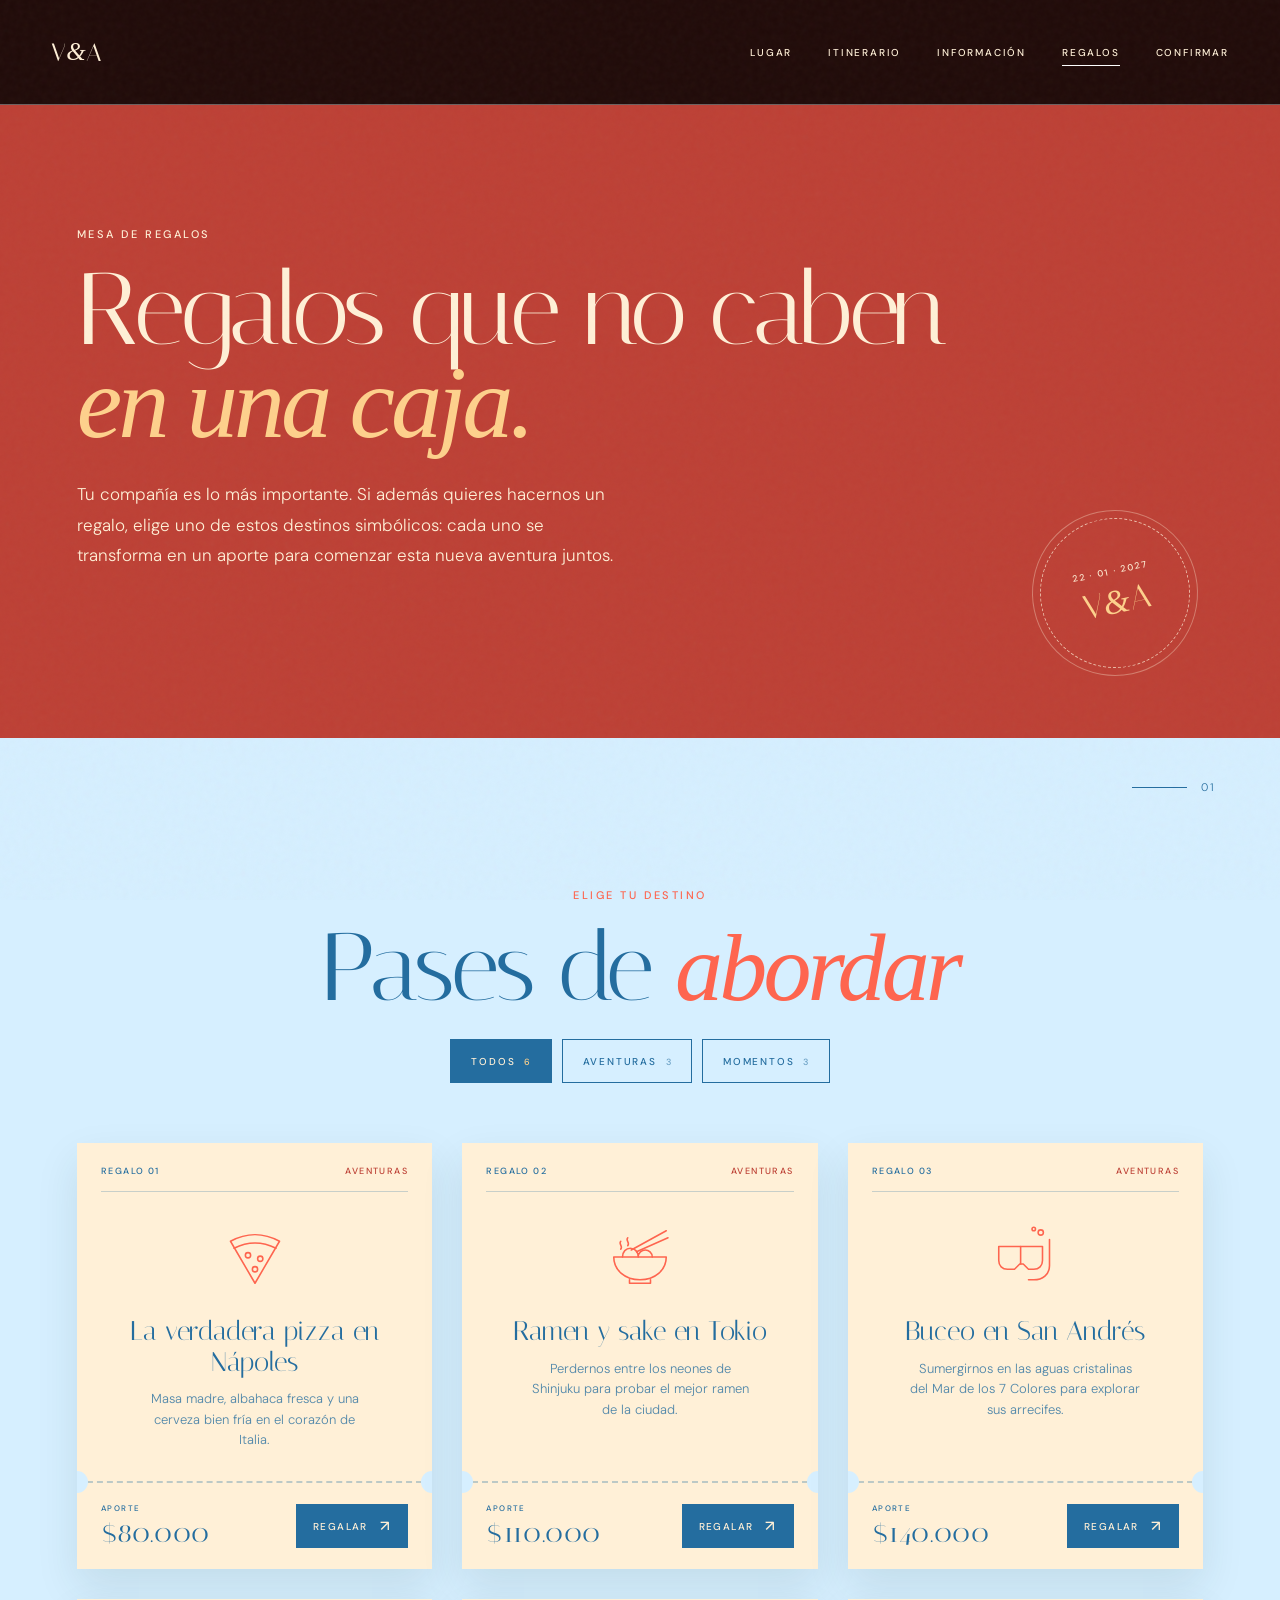
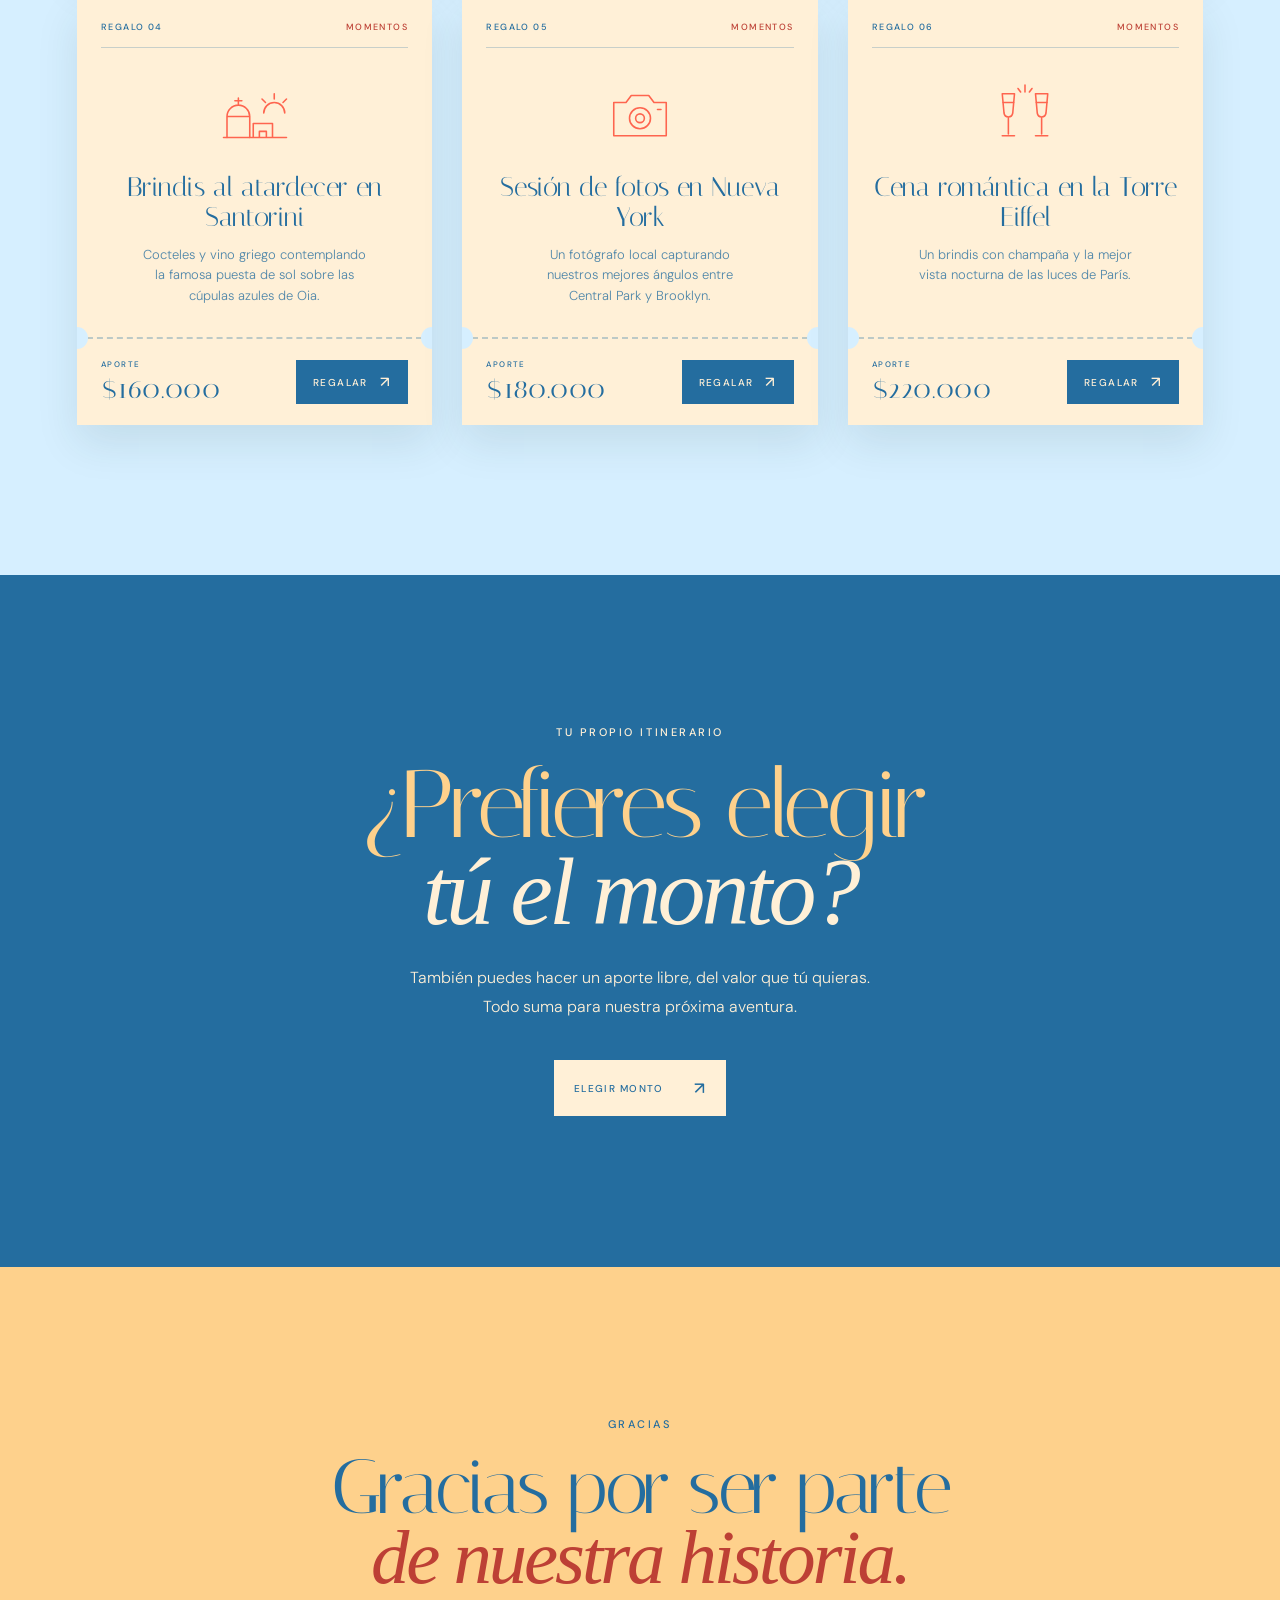
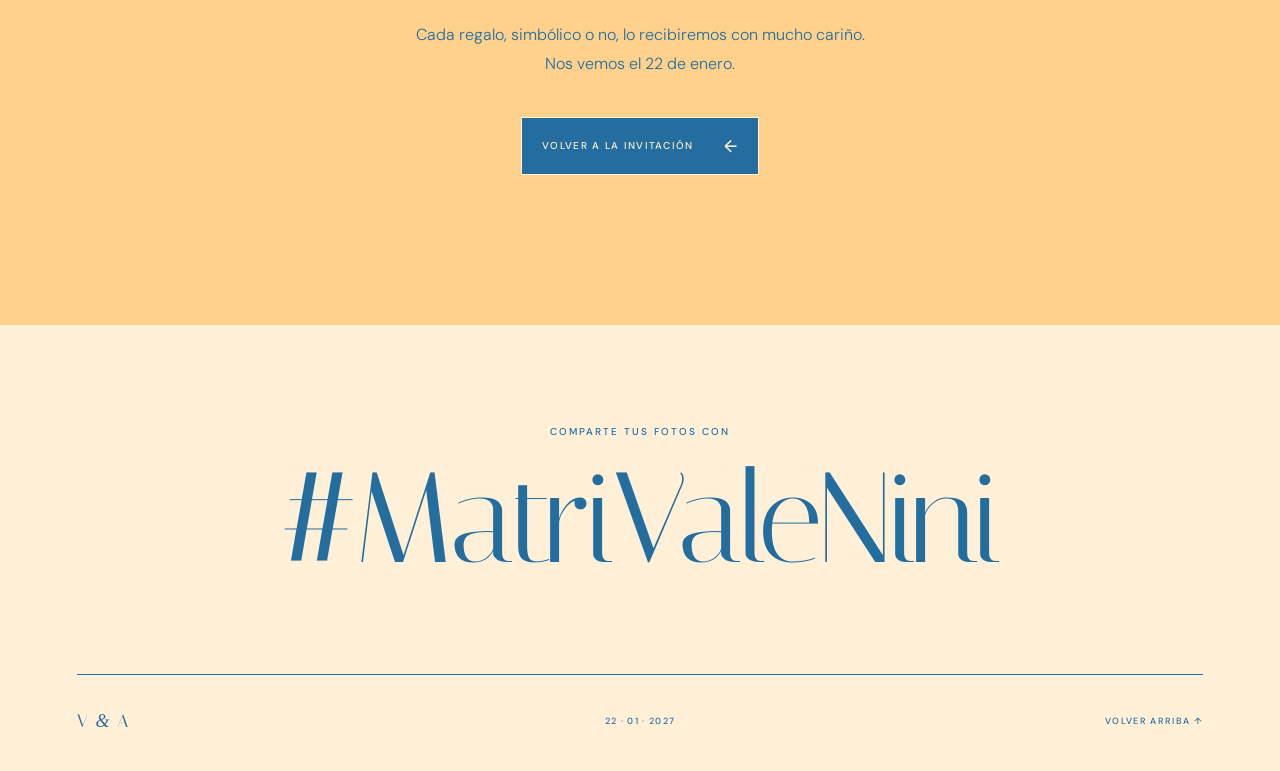
<file: src/regalos.html>
<!doctype html>
<html lang="es">
<head>
  <meta charset="UTF-8">
  <meta name="viewport" content="width=device-width, initial-scale=1.0">
  <meta name="theme-color" content="#173b32">
  <meta name="description" content="Mesa de regalos simbólicos para el matrimonio de Valeria y Antonio — 22 de enero de 2027.">
  <title>Mesa de regalos — Valeria & Antonio</title>
  <link rel="stylesheet" href="styles.css">
</head>
<body>
  <div class="noise" aria-hidden="true"></div>

  <header class="registry-hero" id="inicio">
    <nav class="nav" aria-label="Navegación principal">
      <a class="nav__monogram" href="index.html" aria-label="Volver a la invitación">V<span>&</span>A</a>
      <button class="nav__toggle" type="button" aria-expanded="false" aria-controls="nav-menu" aria-label="Abrir menú">
        <span class="nav__toggle-lines" aria-hidden="true"></span>
      </button>
      <div class="nav__links" id="nav-menu">
        <a href="index.html#detalles">Lugar</a>
        <a href="index.html#itinerario">Itinerario</a>
        <a href="index.html#informacion">Información</a>
        <a href="#regalos" aria-current="page">Regalos</a>
        <a href="index.html#confirmacion">Confirmar</a>
      </div>
    </nav>

    <div class="registry-hero__content reveal">
      <p class="eyebrow">Mesa de regalos</p>
      <h1>Regalos que no caben<br><em>en una caja.</em></h1>
      <p>Tu compañía es lo más importante. Si además quieres hacernos un regalo, elige uno de estos destinos simbólicos: cada uno se transforma en un aporte para comenzar esta nueva aventura juntos.</p>
    </div>
    <a class="registry-hero__stamp" href="#regalos" aria-label="Ver los regalos">
      <span>22 · 01 · 2027</span>
      <i>V<span>&amp;</span>A</i>
    </a>
  </header>

  <main>
    <section class="registry section" id="regalos">
      <div class="section__number">01</div>
      <div class="registry__heading reveal">
        <p class="eyebrow">Elige tu destino</p>
        <h2>Pases de <em>abordar</em></h2>
      </div>

      <div class="registry__toolbar" hidden>
        <div class="registry__filters" role="group" aria-label="Filtrar regalos por categoría">
          <button type="button" class="chip is-active" data-filter="todos" aria-pressed="true">Todos</button>
          <button type="button" class="chip" data-filter="Aventuras" aria-pressed="false">Aventuras</button>
          <button type="button" class="chip" data-filter="Momentos" aria-pressed="false">Momentos</button>
        </div>
      </div>
      <p class="visually-hidden" id="gift-status" role="status"></p>

      <ul class="registry__grid" id="gift-grid"></ul>
    </section>

    <section class="free-amount section">
      <div class="free-amount__content reveal">
        <p class="eyebrow">Tu propio itinerario</p>
        <h2>¿Prefieres elegir<br><em>tú el monto?</em></h2>
        <p>También puedes hacer un aporte libre, del valor que tú quieras. Todo suma para nuestra próxima aventura.</p>
        <a class="button button--light" href="https://fintoc.me/aaossa" target="_blank" rel="noopener">Elegir monto <span>↗</span></a>
      </div>
    </section>

    <section class="registry-thanks section">
      <div class="registry-thanks__content reveal">
        <p class="eyebrow">Gracias</p>
        <h2>Gracias por ser parte<br><em>de nuestra historia.</em></h2>
        <p>Cada regalo, simbólico o no, lo recibiremos con mucho cariño. Nos vemos el 22 de enero.</p>
        <a class="button button--dark" href="index.html">Volver a la invitación <span>←</span></a>
      </div>
    </section>
  </main>

  <footer class="footer">
    <p>Comparte tus fotos con</p>
    <a href="https://instagram.com" target="_blank" rel="noopener">#MatriValeNini</a>
    <div class="footer__bottom">
      <span>V <i>&</i> A</span>
      <span>22 · 01 · 2027</span>
      <a href="#inicio">Volver arriba ↑</a>
    </div>
  </footer>

  <script src="regalos.js"></script>
  <script src="script.js"></script>
</body>
</html>
</file>
<file: src/styles.css>
@import url("https://fonts.googleapis.com/css2?family=DM+Sans:wght@300;400;500;700&family=Italiana&display=swap");

:root {
  --ink: #246d9f;
  --cream: #fff0d7;
  --paper: #d6efff;
  --accent: #fed18c;
  --coral: #fe654f;
  --coral-dark: #bd4035;
  --line: rgba(23, 59, 50, .2);
  --serif: "Italiana", "Times New Roman", serif;
  --sans: "DM Sans", "Segoe UI", sans-serif;
}

* { box-sizing: border-box; }
html { scroll-behavior: smooth; }
body {
  margin: 0;
  color: var(--ink);
  background: var(--paper);
  font-family: var(--sans);
  font-weight: 300;
  overflow-x: hidden;
}
a { color: inherit; text-decoration: none; }
.noise {
  position: fixed;
  inset: 0;
  z-index: 100;
  pointer-events: none;
  opacity: .05;
  background-image: url("data:image/svg+xml,%3Csvg viewBox='0 0 160 160' xmlns='http://www.w3.org/2000/svg'%3E%3Cfilter id='n'%3E%3CfeTurbulence type='fractalNoise' baseFrequency='.9' numOctaves='4' stitchTiles='stitch'/%3E%3C/filter%3E%3Crect width='100%25' height='100%25' filter='url(%23n)' opacity='.7'/%3E%3C/svg%3E");
}
.eyebrow {
  margin: 0 0 22px;
  font-size: 11px;
  font-weight: 500;
  letter-spacing: .23em;
  text-transform: uppercase;
}
h1, h2, h3, p { margin-top: 0; }
h2 {
  margin-bottom: 28px;
  font-family: var(--serif);
  font-size: clamp(54px, 7.5vw, 112px);
  font-weight: 400;
  line-height: .91;
  letter-spacing: -.04em;
}
h2 em {
  font-family: Georgia, serif;
  font-weight: 400;
  font-style: italic;
}
.section {
  position: relative;
  padding: 150px max(6vw, 34px);
}
.section__number {
  position: absolute;
  top: 42px;
  right: 5vw;
  font-size: 11px;
  letter-spacing: .2em;
}
.section__number::before {
  content: "";
  display: inline-block;
  width: 55px;
  height: 1px;
  margin: 0 14px 3px 0;
  background: currentColor;
}

/* Hero */
.hero {
  position: relative;
  height: 100svh;
  min-height: 620px;
  color: white;
  background: #4d5545 url("assets/portada-2000.webp") center 42% / cover no-repeat;
  overflow: hidden;
}
.hero__veil {
  position: absolute;
  inset: 0;
  background:
    linear-gradient(180deg, rgba(10, 25, 21, .38), transparent 30%, rgba(10, 25, 21, .46)),
    linear-gradient(90deg, rgba(10, 25, 21, .15), transparent 65%);
}
.nav {
  position: absolute;
  z-index: 3;
  top: 0;
  left: 0;
  right: 0;
  display: flex;
  justify-content: space-between;
  align-items: center;
  padding: 30px 4vw;
  background-color: #000000d4;
  border-bottom: 1px solid rgba(255, 255, 255, .35);
}
.nav__monogram {
  display: inline-flex;
  min-height: 44px;
  align-items: center;
  font-family: var(--serif);
  font-size: 25px;
}
.nav__monogram span, .footer i, .registry-hero__stamp i span { font-family: Georgia, serif; font-style: italic; }
.nav__links { display: flex; gap: 36px; }
.nav__links a {
  position: relative;
  font-size: 10px;
  font-weight: 500;
  letter-spacing: .18em;
  text-transform: uppercase;
}
.nav__links a::after {
  content: "";
  position: absolute;
  left: 0;
  right: 100%;
  bottom: -7px;
  height: 1px;
  background: white;
  transition: right .3s ease;
}
.nav__links a:hover::after { right: 0; }
.nav__toggle {
  display: none;
  align-items: center;
  justify-content: center;
  width: 44px;
  height: 44px;
  padding: 0;
  border: 0;
  background: transparent;
  color: inherit;
  cursor: pointer;
}
.nav__toggle-lines,
.nav__toggle-lines::before,
.nav__toggle-lines::after {
  display: block;
  width: 22px;
  height: 1px;
  background: currentColor;
  transition: transform .28s ease;
}
.nav__toggle-lines { position: relative; }
.nav__toggle-lines::before,
.nav__toggle-lines::after {
  content: "";
  position: absolute;
  left: 0;
}
.nav__toggle-lines::before { top: -7px; }
.nav__toggle-lines::after { top: 7px; }
.nav.is-open .nav__toggle-lines { background: transparent; }
.nav.is-open .nav__toggle-lines::before { top: 0; transform: rotate(45deg); }
.nav.is-open .nav__toggle-lines::after { top: 0; transform: rotate(-45deg); }
.nav__toggle:focus-visible {
  outline: 1px solid white;
  outline-offset: 3px;
}
.hero__content {
  position: absolute;
  z-index: 2;
  left: 6vw;
  right: 6vw;
  bottom: 82px;
  text-align: center;
}
.hero__content .eyebrow { margin-bottom: 16px; }
.hero__title {
  display: flex;
  justify-content: center;
  align-items: center;
  gap: clamp(10px, 2vw, 38px);
  margin: 0;
  font-family: var(--serif);
  font-size: clamp(78px, 13vw, 210px);
  font-weight: 400;
  line-height: .72;
  letter-spacing: -.055em;
  white-space: nowrap;
  text-shadow: 0 3px 30px rgba(0, 0, 0, .12);
}
.hero__title i {
  color: var(--accent);
  font-family: Georgia, serif;
  font-size: .63em;
  font-weight: 400;
}
.hero__meta {
  display: flex;
  justify-content: center;
  align-items: center;
  margin-bottom: 44px;
  font-family: var(--serif);
  font-size: clamp(18px, 2vw, 27px);
  letter-spacing: .2em;
  text-transform: uppercase;
}
.hero__line { width: 50px; height: 1px; background: rgba(255, 255, 255, .7); }
.scroll-cue {
  position: absolute;
  z-index: 2;
  right: 32px;
  bottom: 26px;
  display: grid;
  width: 44px;
  height: 44px;
  place-items: center;
}
.scroll-cue__mouse {
  position: relative;
  display: block;
  width: 24px;
  height: 38px;
  border: 1px solid rgba(255, 255, 255, .85);
  border-radius: 14px;
}
.scroll-cue__mouse i {
  position: absolute;
  top: 7px;
  left: 50%;
  width: 2px;
  height: 7px;
  background: white;
  border-radius: 2px;
  transform: translateX(-50%);
  animation: mouse-wheel 1.7s ease-in-out infinite;
}
@keyframes mouse-wheel {
  0% { opacity: 0; transform: translate(-50%, -2px); }
  35% { opacity: 1; }
  100% { opacity: 0; transform: translate(-50%, 10px); }
}

/* Intro */
.intro {
  min-height: 1100px;
  background: var(--paper);
}
.intro__content {
  position: relative;
  z-index: 2;
  max-width: 760px;
  margin: 0 auto;
  text-align: center;
}
.intro__content h2 em { color: var(--coral); }
.intro__copy {
  max-width: 590px;
  margin: 0 auto 55px;
  font-size: 17px;
  line-height: 1.8;
}
.date-lockup {
  display: inline-flex;
  align-items: center;
  gap: 17px;
  padding-top: 28px;
  border-top: 1px solid var(--ink);
  font-size: 15px;
  text-align: left;
}
.date-lockup__day {
  font-family: var(--serif);
  font-size: 72px;
}
.date-lockup__text, .date-lockup__time {
  font-weight: 500;
  line-height: 1.35;
  letter-spacing: .13em;
  text-transform: uppercase;
}
.date-lockup__divider { width: 1px; height: 40px; background: var(--line); }
.date-lockup__time small { font-size: 8px; }
.journey-gallery {
  position: relative;
  z-index: 2;
  display: grid;
  grid-template-columns: repeat(3, minmax(0, 245px));
  justify-content: center;
  column-gap: clamp(28px, 6vw, 88px);
  align-items: center;
  max-width: 1100px;
  margin: 105px auto 0;
}
.journey-photo {
  position: relative;
  display: block;
  width: 100%;
  max-width: 245px;
  margin: 0;
  padding: 9px 9px 15px;
  border: 0;
  color: inherit;
  background: white;
  box-shadow: 0 18px 40px rgba(23, 59, 50, .12);
  font: inherit;
  text-align: left;
  min-width: 0;
  cursor: pointer;
  appearance: none;
  user-select: none;
  -webkit-tap-highlight-color: transparent;
}
.journey-photo.is-lifted { visibility: hidden; }
.journey-photo:focus-visible {
  outline: 2px solid var(--coral);
  outline-offset: 5px;
}
.journey-photo--one { transform: rotate(-4deg); }
.journey-photo--two { transform: translateY(38px) rotate(2deg); }
.journey-photo--three { transform: translateY(-8px) rotate(4deg); }
.journey-photo__image {
  display: block;
  aspect-ratio: 4 / 5;
  overflow: hidden;
  filter: saturate(.72);
}
.journey-photo__image img {
  display: block;
  width: 100%;
  height: 100%;
  object-fit: cover;
}
.journey-photo__caption {
  display: flex;
  justify-content: space-between;
  margin: 0;
  padding: 12px 4px 0;
  font-family: Georgia, serif;
  font-size: 14px;
  font-style: italic;
}
.journey-photo__caption span {
  font-family: var(--sans);
  font-size: 8px;
  font-style: normal;
  letter-spacing: .14em;
}

/* Countdown */
.countdown {
  padding: 65px 6vw 75px;
  color: var(--cream);
  background: var(--ink);
  text-align: center;
}
.countdown__grid {
  display: flex;
  justify-content: center;
  gap: clamp(25px, 8vw, 120px);
}
.countdown__grid div { position: relative; min-width: 95px; }
.countdown__grid div:not(:last-child)::after {
  content: "·";
  position: absolute;
  top: 3px;
  right: clamp(-60px, -4vw, -20px);
  color: var(--accent);
  font-size: 36px;
}
.countdown strong {
  display: block;
  font-family: var(--serif);
  font-size: clamp(48px, 6vw, 82px);
  font-weight: 400;
  line-height: 1;
}
.countdown span {
  font-size: 9px;
  letter-spacing: .2em;
  text-transform: uppercase;
}

/* Venue */
.details { padding-bottom: 200px; background: var(--cream); }
.details__heading { max-width: 810px; margin-bottom: 80px; }
.details__heading h2 em { color: var(--coral); }
.details__card {
  position: relative;
  z-index: 2;
  display: grid;
  grid-template-columns: 1.25fr .75fr;
  max-width: 1180px;
  min-height: 470px;
  margin: auto;
  background: var(--paper);
  box-shadow: 0 25px 70px rgba(23, 59, 50, .1);
}
.details__map {
  min-height: 470px;
  overflow: hidden;
}
.details__map iframe {
  display: block;
  width: 100%;
  height: 100%;
  min-height: 470px;
  border: 0;
}
.details__info {
  display: flex;
  flex-direction: column;
  justify-content: center;
  gap: 30px;
  padding: 48px 42px;
}
.venue-detail {
  display: grid;
  grid-template-columns: 20px 1fr;
  gap: 16px;
  align-items: start;
}
.venue-detail > svg {
  width: 18px;
  margin-top: 1px;
  fill: none;
  stroke: currentColor;
  stroke-width: 1.5;
  stroke-linecap: round;
  stroke-linejoin: round;
  opacity: .55;
}
.venue-detail h3 {
  margin: 0 0 8px;
  font-family: var(--sans);
  font-size: 10px;
  font-weight: bold;
  letter-spacing: .22em;
  text-transform: uppercase;
}
.venue-detail p {
  margin: 0;
  font-size: 13px;
  line-height: 1.65;
}
.button {
  display: inline-flex;
  width: max-content;
  align-items: center;
  justify-content: space-between;
  gap: 30px;
  padding: 17px 20px;
  border: 1px solid currentColor;
  font-size: 10px;
  font-weight: 500;
  letter-spacing: .13em;
  text-transform: uppercase;
  transition: .3s ease;
}
.button span { font-size: 17px; }
.button--dark { color: var(--cream); background: var(--ink); }
.button--dark:hover { color: var(--ink); background: transparent; }
.details__info .button { gap: 11px; margin-top: 2px; }
.details__info .button svg {
  width: 14px;
  fill: none;
  stroke: currentColor;
  stroke-width: 1.7;
  stroke-linecap: round;
  stroke-linejoin: round;
}

/* Timeline */
.schedule { color: var(--cream); background: var(--ink); }
.section__number--light { color: var(--cream); }
.schedule__heading { text-align: center; }
.schedule__heading h2 { color: var(--accent); }
.timeline { position: relative; max-width: 820px; margin: 85px auto 0; padding: 0; list-style: none; }
.timeline::before {
  content: "";
  position: absolute;
  top: 30px;
  bottom: 42px;
  left: 50%;
  width: 2px;
  background: var(--cream);
  transform: translateX(-50%);
}
.timeline li {
  display: grid;
  grid-template-columns: 1fr 72px 1fr;
  align-items: center;
  min-height: 190px;
}
.timeline__content {
  grid-column: 1;
  padding: 0 28px 0 0;
  text-align: right;
}
.timeline li:nth-child(even) .timeline__content {
  grid-column: 3;
  padding: 0 0 0 28px;
  text-align: left;
}
.timeline time {
  display: block;
  margin-bottom: 7px;
  color: var(--accent);
  font-family: var(--serif);
  font-size: 27px;
  font-weight: bold;
  letter-spacing: .12em;
}
.timeline__dot {
  position: relative;
  z-index: 1;
  grid-column: 2;
  grid-row: 1;
  width: 24px;
  height: 24px;
  margin: 0 auto;
  background: var(--ink);
  border: 2px solid var(--cream);
  border-radius: 50%;
}
.timeline__dot::before,
.timeline__dot::after {
  content: "";
  position: absolute;
  top: 8px;
  width: 7px;
  height: 11px;
  background: var(--cream);
  border-radius: 7px 7px 0 0;
}
.timeline__dot::before { left: 5px; transform: rotate(-45deg); transform-origin: 0 100%; }
.timeline__dot::after { right: 5px; transform: rotate(45deg); transform-origin: 100% 100%; }
.timeline__icon {
  grid-column: 3;
  grid-row: 1;
  width: 95px;
  margin-left: 48px;
  color: var(--cream);
}
.timeline li:nth-child(even) .timeline__icon {
  grid-column: 1;
  justify-self: end;
  margin: 0 48px 0 0;
}
.timeline__icon svg {
  display: block;
  width: 100%;
  fill: none;
  stroke: currentColor;
  stroke-width: 1.8;
  stroke-linecap: round;
  stroke-linejoin: round;
}
.timeline h3 {
  margin: 0 0 8px;
  font-family: var(--serif);
  font-size: 31px;
  font-weight: bold;
  letter-spacing: .05em;
  text-transform: uppercase;
}
.timeline p { margin-bottom: 0; color: rgba(255,240,215,.72); font-size: 12px; line-height: 1.55; }

/* Music */
.music {
  display: grid;
  grid-template-columns: 1fr 1fr;
  align-items: center;
  gap: 9vw;
  min-height: 740px;
  color: var(--ink);
  background: var(--accent);
}
.music__vinyl-wrap {
  position: relative;
  aspect-ratio: 1;
  max-width: 510px;
}
.music__vinyl {
  position: absolute;
  inset: 0;
  border-radius: 50%;
  background: repeating-radial-gradient(circle, #17211d 0 3px, #0e1713 4px 7px);
  box-shadow: 18px 25px 45px rgba(23,59,50,.24);
  animation: spin 8s linear infinite;
  animation-play-state: paused;
}
.music.is-playing .music__vinyl { animation-play-state: running; }
.music__vinyl::after {
  content: "";
  position: absolute;
  inset: 49%;
  background: var(--paper);
  border-radius: 50%;
}
.music__vinyl div {
  position: absolute;
  inset: 31%;
  display: grid;
  place-items: center;
  background: var(--coral);
  border-radius: 50%;
  font-family: var(--serif);
  font-size: clamp(22px, 3vw, 40px);
}
.music__vinyl i { font-family: Georgia, serif; }
.music__arm {
  position: absolute;
  z-index: 3;
  top: 2%;
  right: 1%;
  width: 16%;
  aspect-ratio: 1;
  background: #d7d2c7;
  border: 7px solid #252d29;
  border-radius: 50%;
  box-shadow: 0 6px 14px rgba(23,59,50,.25);
}
.music__arm::before {
  content: "";
  position: absolute;
  top: 60%;
  left: 45%;
  width: 9px;
  height: 65%;
  background: #d7d2c7;
  border: 2px solid #252d29;
  transform: rotate(22deg);
  transform-origin: top center;
}
.music__arm i {
  position: absolute;
  top: 109%;
  left: 62%;
  width: 18px;
  height: 35px;
  background: var(--coral);
  border: 2px solid #252d29;
  transform: rotate(22deg);
}
.music__note {
  position: absolute;
  color: var(--ink);
  font-family: Georgia, serif;
  font-size: 29px;
  opacity: 0;
}
.music__note--one { top: 12%; left: -3%; }
.music__note--two { top: -3%; left: 12%; font-size: 22px; }
.music.is-playing .music__note { animation: float-note 2.7s ease-in-out infinite; }
.music.is-playing .music__note--two { animation-delay: .8s; }
@keyframes spin { to { transform: rotate(360deg); } }
@keyframes float-note {
  0% { opacity: 0; transform: translateY(18px) rotate(-8deg); }
  35%, 70% { opacity: .8; }
  100% { opacity: 0; transform: translateY(-22px) rotate(8deg); }
}
.music__content { max-width: 590px; }
.music__content h2 { font-size: clamp(52px, 6vw, 92px); }
.music__content p:not(.eyebrow) { max-width: 480px; margin-bottom: 35px; line-height: 1.8; }
.button--accent { background: transparent; }
.button--accent:hover { color: var(--accent); background: var(--ink); }

/* Information */
.info { min-height: 810px; background: var(--paper); }
.info__heading { text-align: center; }
.info__heading .eyebrow { color: var(--coral); }
.info__heading h2 { color: var(--ink); }
.info__grid {
  position: relative;
  z-index: 2;
  display: grid;
  grid-template-columns: repeat(3, 1fr);
  gap: 14px;
  max-width: 1100px;
  margin: 75px auto 0;
}
.info-card {
  position: relative;
  min-height: 290px;
  padding: 34px;
  color: var(--cream);
  background: var(--ink);
  border: 1px solid var(--cream);
  text-align: center;
}
.info-card > span { position: absolute; top: 18px; left: 20px; font-size: 9px; letter-spacing: .15em; }
.info-card__icon {
  display: block;
  width: 62px;
  height: 62px;
  margin: 18px auto 28px;
  fill: none;
  stroke: var(--coral);
  stroke-width: 1.8;
  stroke-linecap: round;
  stroke-linejoin: round;
}
.info-card h3 { font-family: var(--serif); font-size: 26px; font-weight: 400; }
.info-card p { margin: auto; max-width: 240px; font-size: 13px; line-height: 1.65; }

/* Gifts */
.gifts {
  display: grid;
  grid-template-columns: .75fr 1.25fr;
  gap: 7vw;
  color: var(--cream);
  background: var(--coral-dark);
}
.gifts__content { align-self: center; }
.gifts__content h2 { font-size: clamp(48px, 5vw, 78px); }
.gifts__content p:not(.eyebrow) { max-width: 430px; line-height: 1.8; }
.gift-options { display: grid; grid-template-columns: repeat(2, 1fr); }
.gift-card {
  position: relative;
  display: flex;
  min-height: 430px;
  flex-direction: column;
  justify-content: flex-end;
  padding: 28px 22px;
  border: 1px solid rgba(241,234,220,.55);
  transition: .35s ease;
}
.gift-card + .gift-card { border-left: 0; }
.gift-card__icon { position: absolute; top: 55px; left: 50%; font-family: var(--serif); font-size: 55px; transform: translateX(-50%); }
.gift-card__icon svg { display: block; width: 64px; height: 64px; fill: none; stroke: currentColor; stroke-width: 2.4; stroke-linecap: round; stroke-linejoin: round; }
.gift-card small { margin-bottom: 10px; font-size: 8px; letter-spacing: .16em; text-transform: uppercase; }
.gift-card h3 { margin: 0; font-family: var(--serif); font-size: 24px; font-weight: 400; line-height: 1.2; }
.gift-card__arrow { position: absolute; right: 20px; bottom: 25px; font-size: 18px; }
.gifts__content .button { margin-top: 12px; }
.button--cream { color: var(--cream); background: transparent; }
.button--cream:hover { color: var(--coral-dark); background: var(--cream); }

/* Gift registry */
.registry-hero {
  position: relative;
  display: flex;
  min-height: 82svh;
  align-items: center;
  padding: 170px max(6vw, 34px) 110px;
  color: var(--cream);
  background: var(--coral-dark);
  overflow: hidden;
}
.registry-hero__content { position: relative; z-index: 2; max-width: 1040px; }
.registry-hero h1 {
  margin-bottom: 30px;
  font-family: var(--serif);
  font-size: clamp(56px, 8vw, 124px);
  font-weight: 400;
  line-height: .91;
  letter-spacing: -.04em;
}
.registry-hero h1 em { color: var(--accent); font-family: Georgia, serif; font-style: italic; }
.registry-hero__content > p:not(.eyebrow) { max-width: 540px; margin-bottom: 0; font-size: 17px; line-height: 1.8; }
.registry-hero__stamp {
  position: absolute;
  right: 7vw;
  bottom: 70px;
  display: grid;
  width: 150px;
  height: 150px;
  place-content: center;
  gap: 4px;
  border: 1px dashed rgba(255, 240, 215, .7);
  border-radius: 50%;
  outline: 1px solid rgba(255, 240, 215, .35);
  outline-offset: 7px;
  text-align: center;
  transform: rotate(-12deg);
  transition: transform .4s ease;
}
.registry-hero__stamp:hover { transform: rotate(-4deg) scale(1.04); }
.registry-hero__stamp > span { font-size: 9px; font-weight: 500; letter-spacing: .2em; }
.registry-hero__stamp i { color: var(--accent); font-family: var(--serif); font-size: 34px; font-style: normal; }
.nav__links a[aria-current="page"]::after { right: 0; }

.registry { background: var(--paper); }
.registry__heading { text-align: center; }
.registry__heading .eyebrow { color: var(--coral); }
.registry__heading h2 em { color: var(--coral); }
.registry__toolbar { margin: 10px auto 60px; }
.registry__toolbar[hidden] { display: none; }
.registry__filters {
  display: flex;
  flex-wrap: wrap;
  justify-content: center;
  gap: 10px;
}
.visually-hidden {
  position: absolute;
  width: 1px;
  height: 1px;
  margin: -1px;
  overflow: hidden;
  clip: rect(0 0 0 0);
  white-space: nowrap;
}
.chip {
  min-height: 44px;
  padding: 0 20px;
  border: 1px solid var(--ink);
  color: var(--ink);
  background: transparent;
  font: inherit;
  font-size: 10px;
  font-weight: 500;
  letter-spacing: .18em;
  text-transform: uppercase;
  cursor: pointer;
  transition: .3s ease;
  -webkit-tap-highlight-color: transparent;
}
.chip__count {
  margin-left: 4px;
  font-size: .9em;
  letter-spacing: .04em;
  opacity: .6;
}
.chip.is-active { color: var(--cream); background: var(--ink); }
.chip.is-active .chip__count { color: var(--accent); opacity: 1; }
.chip:focus-visible { outline: 2px solid var(--coral); outline-offset: 3px; }
.registry__grid {
  display: grid;
  grid-template-columns: repeat(3, 1fr);
  gap: 30px;
  max-width: 1180px;
  margin: 0 auto;
  padding: 0;
  list-style: none;
}
.ticket {
  display: flex;
  flex-direction: column;
  overflow: hidden;
  background: var(--cream);
  box-shadow: 0 18px 40px rgba(23, 59, 50, .1);
}
.ticket.reveal { transition: opacity .8s ease, transform .5s cubic-bezier(.2, .7, .2, 1), box-shadow .5s ease; }
.ticket[hidden] { display: none; }
.ticket.is-visible.is-entering { animation: ticket-in .45s cubic-bezier(.2, .7, .2, 1) backwards; }
@keyframes ticket-in {
  from { opacity: 0; transform: translateY(14px); }
}
.ticket__main {
  display: flex;
  flex: 1;
  flex-direction: column;
  padding: 22px 24px 30px;
}
.ticket__meta {
  display: flex;
  justify-content: space-between;
  gap: 12px;
  padding-bottom: 14px;
  border-bottom: 1px solid rgba(36, 109, 159, .25);
  font-size: 9px;
  font-weight: 500;
  letter-spacing: .16em;
  text-transform: uppercase;
}
.ticket__meta span:last-child { color: var(--coral-dark); }
.ticket__icon {
  display: block;
  width: 70px;
  height: 70px;
  margin: 30px auto 24px;
  fill: none;
  stroke: var(--coral);
  stroke-width: 1.8;
  stroke-linecap: round;
  stroke-linejoin: round;
  transition: transform .5s cubic-bezier(.2, .7, .2, 1);
}
.ticket h3 {
  margin-bottom: 12px;
  font-family: var(--serif);
  font-size: 27px;
  font-weight: 400;
  line-height: 1.12;
  text-align: center;
}
.ticket__main p { margin: 0 auto; max-width: 230px; font-size: 13px; line-height: 1.6; text-align: center; opacity: .8; }
.ticket__stub {
  position: relative;
  display: flex;
  justify-content: space-between;
  align-items: center;
  gap: 16px;
  padding: 20px 24px;
  border-top: 2px dashed rgba(36, 109, 159, .3);
  transition: background .35s ease;
}
.ticket__stub::before,
.ticket__stub::after {
  content: "";
  position: absolute;
  top: -12px;
  width: 22px;
  height: 22px;
  background: var(--paper);
  border-radius: 50%;
}
.ticket__stub::before { left: -11px; }
.ticket__stub::after { right: -11px; }
.ticket__amount small {
  display: block;
  margin-bottom: 3px;
  font-size: 8px;
  font-weight: 500;
  letter-spacing: .18em;
  text-transform: uppercase;
}
.ticket__amount strong { font-family: var(--serif); font-size: 28px; font-weight: 400; letter-spacing: .02em; }
.ticket__button {
  display: inline-flex;
  min-height: 44px;
  align-items: center;
  gap: 12px;
  padding: 0 16px;
  border: 1px solid var(--ink);
  color: var(--cream);
  background: var(--ink);
  font-size: 10px;
  font-weight: 500;
  letter-spacing: .14em;
  text-transform: uppercase;
  transition: .3s ease;
}
.ticket__button span { font-size: 15px; }
.ticket__button:focus-visible { outline: 2px solid var(--coral); outline-offset: 3px; }

.free-amount { color: var(--cream); background: var(--ink); text-align: center; }
.free-amount__content { max-width: 720px; margin: 0 auto; }
.free-amount h2 { color: var(--accent); }
.free-amount h2 em { color: var(--cream); }
.free-amount__content > p:not(.eyebrow) { max-width: 470px; margin: 0 auto 38px; line-height: 1.8; }
.free-amount .button { margin: 0 auto; }

.registry-thanks { background: var(--accent); text-align: center; }
.registry-thanks__content { max-width: 760px; margin: 0 auto; }
.registry-thanks h2 { font-size: clamp(48px, 6vw, 92px); }
.registry-thanks h2 em { color: var(--coral-dark); }
.registry-thanks__content > p:not(.eyebrow) { max-width: 470px; margin: 0 auto 38px; line-height: 1.8; }
.registry-thanks .button { margin: 0 auto; }

/* RSVP — sin padding de .section para foto y panel a borde */
.rsvp.section { padding: 0; }
.rsvp { display: grid; grid-template-columns: 1.25fr .75fr; min-height: 750px; }
.rsvp__photo {
  display: block;
  min-height: 680px;
  overflow: hidden;
  background: #4d5545;
}
.rsvp__photo img {
  display: block;
  width: 100%;
  height: 100%;
  min-height: inherit;
  object-fit: cover;
  object-position: center 58%;
  filter: saturate(.72);
}
.rsvp__panel {
  display: flex;
  flex-direction: column;
  justify-content: center;
  padding: 7vw;
  color: var(--cream);
  background: var(--ink);
}
.rsvp__panel h2 { color: var(--accent); font-size: clamp(60px, 7vw, 100px); }
.rsvp__panel > p:not(.eyebrow) { max-width: 420px; margin-bottom: 35px; line-height: 1.7; }
.button--light { color: var(--ink); background: var(--cream); }
.button--light:hover { color: var(--cream); background: transparent; }

/* Footer */
.footer { padding: 100px 6vw 28px; color: var(--ink); background: var(--cream); text-align: center; }
.footer > p { margin-bottom: 5px; font-size: 10px; font-weight: 500; letter-spacing: .2em; text-transform: uppercase; }
.footer > a { font-family: var(--serif); font-size: clamp(55px, 10vw, 150px); letter-spacing: -.04em; }
.footer__bottom {
  display: grid;
  grid-template-columns: 1fr 1fr 1fr;
  align-items: center;
  margin-top: 80px;
  padding-top: 24px;
  border-top: 1px solid var(--ink);
  font-size: 9px;
  font-weight: 500;
  letter-spacing: .15em;
  text-transform: uppercase;
}
.footer__bottom span:first-child { justify-self: start; font-family: var(--serif); font-size: 18px; text-transform: none; }
.footer__bottom a {
  display: inline-flex;
  min-height: 44px;
  align-items: center;
  justify-self: end;
}

/* Motion */
.reveal {
  opacity: 0;
  transform: translateY(28px);
  transition: opacity .8s ease, transform .8s cubic-bezier(.2,.7,.2,1);
}
.reveal.is-visible { opacity: 1; transform: translateY(0); }
.reveal-photo {
  opacity: 0;
  transition: opacity .9s ease, transform 1s cubic-bezier(.2,.7,.2,1);
}
.reveal-photo.is-visible { opacity: 1; }

@media (max-width: 900px) {
  .section { padding: 110px 7vw; }
  .hero__title { flex-direction: column; gap: 14px; font-size: clamp(82px, 20vw, 145px); line-height: .62; }
  .hero__title i { position: absolute; font-size: .4em; }
  .hero__meta { margin: 18px 0 30px; }
  .intro__content { padding: 0 50px; }
  .details__card { grid-template-columns: 1fr; max-width: 680px; }
  .details__info { padding: 45px; }
  .details__map { min-height: 400px; }
  .details__map iframe { min-height: 400px; }
  .music { grid-template-columns: .85fr 1.15fr; gap: 6vw; }
  .gifts { grid-template-columns: 1fr; }
  .gifts__content { max-width: 620px; }
  .gift-card { min-height: 340px; }
  .rsvp { grid-template-columns: 1fr 1fr; }
  .registry-hero { min-height: 0; padding-bottom: 220px; }
  .registry-hero__stamp { bottom: 50px; width: 120px; height: 120px; }
  .registry-hero__stamp i { font-size: 28px; }
  .registry__grid { grid-template-columns: repeat(2, 1fr); }
}

@media (max-width: 640px) {
  .nav { padding: 14px 20px; }
  .nav__links { flex-direction: column; gap: 0; }
  .nav__links a {
    padding: 15px 0;
    border-bottom: 1px solid rgba(255, 255, 255, .14);
    font-size: 12px;
    letter-spacing: .22em;
  }
  .nav__links a:last-child { border-bottom: 0; color: var(--accent); }
  .nav__links a::after { display: none; }
  html:not(.js) .nav { flex-wrap: wrap; }
  html:not(.js) .nav__links { flex-basis: 100%; padding-top: 8px; }
  html.js .nav__toggle { display: flex; }
  html.js .nav__links {
    position: absolute;
    top: 100%;
    left: 0;
    right: 0;
    padding: 4px 28px 14px;
    background: rgba(0, 0, 0, .9);
    border-bottom: 1px solid rgba(255, 255, 255, .35);
    opacity: 0;
    visibility: hidden;
    transform: translateY(-8px);
    pointer-events: none;
    transition: opacity .25s ease, transform .25s ease, visibility .25s;
  }
  html.js .nav.is-open .nav__links {
    opacity: 1;
    visibility: visible;
    transform: none;
    pointer-events: auto;
  }
  .hero {
    min-height: 0;
    background-image: url("assets/portada-900.webp");
  }
  .hero__content { left: 14px; right: 14px; }
  .hero__title { font-size: clamp(70px, 25vw, 110px); }
  .hero__meta { gap: 10px; font-size: 11px; letter-spacing: .15em; }
  .hero__line { width: 22px; }
  h2 { font-size: clamp(48px, 17vw, 78px); }
  .section { padding: 100px 24px; }
  .section__number { top: 28px; }
  .intro { min-height: 850px; }
  .intro__content { padding: 0; }
  .intro__copy { font-size: 15px; }
  .journey-gallery {
    grid-template-columns: repeat(3, 1fr);
    gap: 11px;
    margin-top: 70px;
  }
  .journey-photo { padding: 5px 5px 9px; }
  .journey-photo--one { transform: rotate(-3deg); }
  .journey-photo--two { transform: translateY(20px) rotate(2deg); }
  .journey-photo--three { transform: translateY(-4px) rotate(3deg); }
  .journey-photo__image { background-size: cover; }
  .journey-photo__caption {
    display: block;
    min-height: 34px;
    padding-top: 7px;
    font-size: 10px;
    line-height: 1.2;
  }
  .journey-photo__caption span { display: block; margin-bottom: 3px; font-size: 6px; }
  .date-lockup__day { font-size: 55px; }
  .countdown { padding-inline: 16px; }
  .countdown__grid { gap: 7px; }
  .countdown__grid div { min-width: 70px; }
  .countdown strong { font-size: 42px; }
  .countdown span { font-size: 7px; letter-spacing: .1em; }
  .countdown__grid div:not(:last-child)::after { display: none; }
  .details { padding-bottom: 100px; }
  .details__heading { margin-bottom: 45px; }
  .details__map { display: none; }
  .details__info { gap: 27px; padding: 36px 28px; }
  .venue-detail { gap: 13px; }
  .schedule__heading { margin-top: 30px; }
  .timeline { margin-top: 55px; }
  .timeline::before { left: 20px; transform: none; }
  .timeline li {
    grid-template-columns: 40px minmax(0, 1fr) 48px;
    min-height: 140px;
  }
  .timeline__content,
  .timeline li:nth-child(even) .timeline__content {
    grid-column: 2;
    grid-row: 1;
    padding: 0 12px 0 0;
    text-align: left;
  }
  .timeline time { font-size: 16px; letter-spacing: .07em; }
  .timeline h3 { font-size: 20px; }
  .timeline p { display: block; font-size: 11px; line-height: 1.45; }
  .timeline__dot {
    grid-column: 1;
    grid-row: 1;
    width: 20px;
    height: 20px;
  }
  .timeline__dot::before, .timeline__dot::after { top: 6px; }
  .timeline__dot::before { left: 3px; }
  .timeline__dot::after { right: 3px; }
  .timeline__icon,
  .timeline li:nth-child(even) .timeline__icon {
    grid-column: 3;
    grid-row: 1;
    width: 44px;
    margin: 0;
    justify-self: end;
  }
  .music { display: flex; min-height: auto; flex-direction: column; gap: 65px; }
  .music__vinyl-wrap { width: 80vw; order: 2; }
  .music__content { order: 1; }
  .info__grid { grid-template-columns: 1fr; }
  .gift-options { grid-template-columns: 1fr; }
  .gift-card { min-height: 260px; }
  .gift-card + .gift-card { border-top: 0; border-left: 1px solid rgba(241,234,220,.55); }
  .rsvp { grid-template-columns: 1fr; }
  .rsvp__photo { min-height: 55vh; }
  .rsvp__panel { min-height: 560px; padding: 70px 28px; }
  .footer { padding-top: 70px; }
  .footer__bottom { grid-template-columns: 1fr 1fr; gap: 20px; margin-top: 55px; }
  .footer__bottom span:nth-child(2) { display: none; }
  .registry-hero { padding: 130px 24px 190px; }
  .registry-hero h1 { font-size: clamp(48px, 15vw, 78px); }
  .registry-hero__content > p:not(.eyebrow) { font-size: 15px; }
  .registry-hero__stamp { right: 24px; bottom: 44px; width: 104px; height: 104px; }
  .registry-hero__stamp > span { font-size: 7px; }
  .registry-hero__stamp i { font-size: 24px; }
  h1, h2 { text-wrap: balance; }
  .free-amount h2 { font-size: 48px; }
  .registry__toolbar {
    position: sticky;
    top: -1px;
    z-index: 5;
    margin: 0 -24px 26px;
    padding: 11px 0 10px;
    background: var(--paper);
    transition: box-shadow .3s ease;
  }
  .registry__toolbar.is-stuck { box-shadow: 0 12px 24px -10px rgba(23, 59, 50, .22); }
  .registry__filters {
    flex-wrap: nowrap;
    justify-content: flex-start;
    gap: 8px;
    padding-left: 24px;
    overflow-x: auto;
    overscroll-behavior-x: contain;
    scroll-padding-inline: 24px;
    scrollbar-width: none;
    -webkit-mask-image: linear-gradient(90deg, transparent, #000 16px, #000 calc(100% - 32px), transparent);
    mask-image: linear-gradient(90deg, transparent, #000 16px, #000 calc(100% - 32px), transparent);
  }
  .registry__filters::-webkit-scrollbar { display: none; }
  .registry__filters::after { content: ""; flex: none; width: 16px; }
  .chip { flex: none; padding: 0 15px; font-size: 9px; letter-spacing: .14em; }
  .registry__grid { grid-template-columns: 1fr; gap: 16px; }
  .ticket { cursor: pointer; -webkit-tap-highlight-color: transparent; }
  .ticket:active { transform: scale(.985); box-shadow: 0 10px 24px rgba(23, 59, 50, .12); transition-duration: .15s; }
  .ticket:active .ticket__stub { background: var(--accent); }
  .ticket__main {
    display: grid;
    grid-template-columns: 52px minmax(0, 1fr);
    column-gap: 16px;
    align-items: center;
    padding: 16px 20px 20px;
  }
  .ticket__meta { grid-column: 1 / -1; margin-bottom: 16px; padding-bottom: 11px; font-size: 8px; }
  .ticket__icon { grid-row: 2 / span 2; width: 52px; height: 52px; margin: 0; }
  .ticket h3 { grid-column: 2; margin-bottom: 5px; font-size: 22px; text-align: left; text-wrap: balance; }
  .ticket__main p { grid-column: 2; max-width: none; margin: 0; font-size: 12px; line-height: 1.5; text-align: left; }
  .ticket__stub { padding: 12px 20px; }
  .ticket__amount strong { font-size: 24px; }
}

.polaroid-viewer {
  position: fixed;
  inset: 0;
  z-index: 90;
  pointer-events: none;
}
.polaroid-viewer.is-active { pointer-events: auto; }
.polaroid-viewer__backdrop {
  position: absolute;
  inset: 0;
  border: 0;
  padding: 0;
  background: rgba(18, 42, 62, .48);
  opacity: 0;
  cursor: pointer;
  transition: opacity .5s ease;
}
.polaroid-viewer.is-open .polaroid-viewer__backdrop {
  opacity: 1;
  transition-delay: .08s;
}
.polaroid-viewer__card {
  position: fixed;
  z-index: 1;
  width: auto;
  max-width: none;
  margin: 0;
  cursor: pointer;
  transform-origin: center center;
  box-shadow: 0 18px 40px rgba(23, 59, 50, .12);
}
.polaroid-viewer__card:focus-visible { outline: none; }
.polaroid-viewer__card .journey-photo__image { background-position: center; background-size: cover; }

@media (hover: hover) and (min-width: 641px) {
  .journey-gallery .journey-photo {
    transition: opacity .9s ease, transform .45s cubic-bezier(.2, .7, .2, 1), box-shadow .45s ease;
  }
  .journey-photo--one:hover,
  .journey-photo--one:focus-visible {
    transform: translateY(-14px) rotate(-7deg);
    box-shadow: 0 28px 48px rgba(23, 59, 50, .22);
  }
  .journey-photo--two:hover,
  .journey-photo--two:focus-visible {
    transform: translateY(18px) rotate(5deg);
    box-shadow: 0 28px 48px rgba(23, 59, 50, .22);
  }
  .journey-photo--three:hover,
  .journey-photo--three:focus-visible {
    transform: translateY(-20px) rotate(7deg);
    box-shadow: 0 28px 48px rgba(23, 59, 50, .22);
  }
}

@media (hover: hover) {
  .gift-card:hover { color: var(--ink); background: var(--accent); transform: translateY(-8px); }
  .chip:not(.is-active):hover { background: rgba(36, 109, 159, .08); }
  .ticket.is-visible:hover { transform: translateY(-8px); box-shadow: 0 28px 50px rgba(23, 59, 50, .18); }
  .ticket:hover .ticket__icon { transform: translateY(-4px) rotate(-4deg); }
  .ticket:hover .ticket__stub { background: var(--accent); }
  .ticket__button:hover { color: var(--ink); background: transparent; }
}

@media (prefers-reduced-motion: reduce) {
  *, *::before, *::after { scroll-behavior: auto !important; animation: none !important; transition-duration: .01ms !important; }
}
</file>
